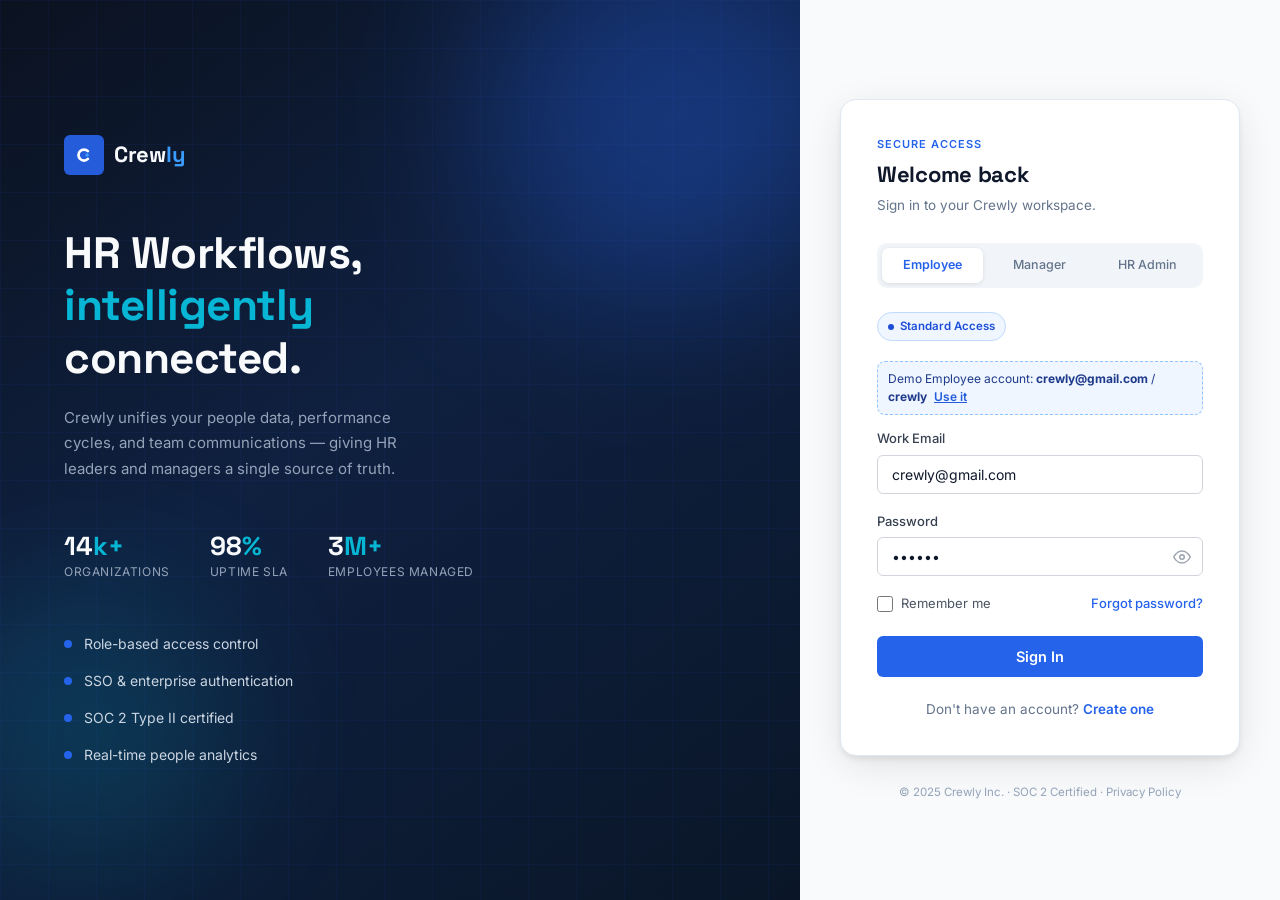
<file: index.html>
<!DOCTYPE html>
<html lang="en">
<head>
<meta charset="UTF-8" />
<meta name="viewport" content="width=device-width, initial-scale=1.0" />
<title>Crewly — Secure Access</title>
<link rel="preconnect" href="https://fonts.googleapis.com" />
<link rel="preconnect" href="https://fonts.gstatic.com" crossorigin />
<link rel="stylesheet" href="styles.css"/>
<link href="https://fonts.googleapis.com/css2?family=Inter:wght@300;400;500;600;700&family=Space+Grotesk:wght@500;600;700&display=swap" rel="stylesheet" />
</head>

<body>
<div class="app">

  <!-- ===== LEFT BRANDING PANEL ===== -->
  <aside class="left-panel" aria-hidden="true">
    <div class="orb orb-1"></div>
    <div class="orb orb-2"></div>
    <div class="left-brand">
      <div class="logo-mark">
        <div class="logo-icon">
          <svg viewBox="0 0 24 24" aria-hidden="true"><path d="M16.24 7.76 A6 6 0 1 0 16.24 16.24" stroke-width="3"/><circle cx="15.4" cy="12" r="1.9" fill="#3B9CFF" stroke="none"/></svg>
        </div>
        <span class="logo-text">Crew<span>ly</span></span>
      </div>

      <h1 class="left-headline">
        HR Workflows,<br /><em>intelligently</em> connected.
      </h1>
      <p class="left-sub">
        Crewly unifies your people data, performance cycles, and team communications — giving HR leaders and managers a single source of truth.
      </p>

      <div class="stats">
        <div class="stat-item">
          <div class="stat-num">14<span>k+</span></div>
          <div class="stat-label">Organizations</div>
        </div>
        <div class="stat-item">
          <div class="stat-num">98<span>%</span></div>
          <div class="stat-label">Uptime SLA</div>
        </div>
        <div class="stat-item">
          <div class="stat-num">3<span>M+</span></div>
          <div class="stat-label">Employees Managed</div>
        </div>
      </div>

      <div class="features">
        <div class="feature-item"><span class="feature-dot"></span>Role-based access control</div>
        <div class="feature-item"><span class="feature-dot"></span>SSO &amp; enterprise authentication</div>
        <div class="feature-item"><span class="feature-dot"></span>SOC 2 Type II certified</div>
        <div class="feature-item"><span class="feature-dot"></span>Real-time people analytics</div>
      </div>
    </div>
  </aside>

  <!-- ===== RIGHT AUTH PANEL ===== -->
  <main class="right-panel">
    <div class="auth-card">

      <!-- ========== SCREEN: LOGIN ========== -->
      <div class="screen active" id="screen-login">
        <div class="card-eyebrow">Secure Access</div>
        <h2 class="card-title">Welcome back</h2>
        <p class="card-subtitle" id="login-subtitle">Sign in to your Crewly workspace.</p>

        <!-- Role Tabs -->
        <div class="role-tabs" role="tablist" aria-label="Select your role">
          <button class="role-tab active" role="tab" aria-selected="true"  data-role="employee" onclick="setRole('employee')">Employee</button>
          <button class="role-tab"        role="tab" aria-selected="false" data-role="manager"  onclick="setRole('manager')">Manager</button>
          <button class="role-tab"        role="tab" aria-selected="false" data-role="hradmin"  onclick="setRole('hradmin')">HR Admin</button>
        </div>

        <!-- Role Badge -->
        <span class="role-badge employee" id="role-badge">
          <span class="dot"></span>
          <span id="role-badge-text">Standard Access</span>
        </span>

        <!-- Demo account hint -->
        <div class="demo-hint" id="demo-hint"></div>

        <!-- Flash -->
        <div class="flash" id="login-flash"></div>

        <!-- Email -->
        <div class="form-group">
          <label class="form-label" for="login-email">Work Email</label>
          <input class="form-input" type="email" id="login-email" placeholder="you@company.com" autocomplete="email" />
          <div class="error-msg" id="err-login-email">Please enter a valid email address.</div>
        </div>

        <!-- Password -->
        <div class="form-group">
          <label class="form-label" for="login-password">Password</label>
          <div class="input-wrap input-with-icon">
            <input class="form-input" type="password" id="login-password" placeholder="Enter your password" autocomplete="current-password" />
            <button class="input-icon-btn" type="button" onclick="togglePw('login-password', this)" aria-label="Show password">
              <svg id="eye-login" viewBox="0 0 24 24" stroke="currentColor" fill="none" stroke-width="2" stroke-linecap="round" stroke-linejoin="round"><path d="M1 12s4-8 11-8 11 8 11 8-4 8-11 8-11-8-11-8z"/><circle cx="12" cy="12" r="3"/></svg>
            </button>
          </div>
          <div class="error-msg" id="err-login-password">Password is required.</div>
        </div>

        <!-- Remember / Forgot -->
        <div class="login-meta">
          <div class="checkbox-group">
            <input type="checkbox" id="remember-me" />
            <label for="remember-me">Remember me</label>
          </div>
          <a class="forgot-link" onclick="showScreen('forgot')" href="#">Forgot password?</a>
        </div>

        <button class="btn-primary" id="btn-login" onclick="handleLogin()">
          <span class="spinner"></span>
          <span class="btn-text">Sign In</span>
        </button>

        <div class="auth-switch">Don't have an account? <a onclick="showScreen('signup')" href="#">Create one</a></div>
      </div>
      <!-- /screen-login -->


      <!-- ========== SCREEN: SIGN UP ========== -->
      <div class="screen" id="screen-signup">
        <div class="card-eyebrow">Get Started</div>
        <h2 class="card-title">Create your account</h2>
        <p class="card-subtitle">Join your organization on Crewly.</p>

        <div class="flash" id="signup-flash"></div>

        <!-- Full Name -->
        <div class="form-group">
          <label class="form-label" for="su-name">Full Name</label>
          <input class="form-input" type="text" id="su-name" placeholder="Jane Smith" autocomplete="name" />
          <div class="error-msg" id="err-su-name">Full name is required.</div>
        </div>

        <!-- Work Email -->
        <div class="form-group">
          <label class="form-label" for="su-email">Work Email</label>
          <input class="form-input" type="email" id="su-email" placeholder="jane@company.com" autocomplete="email" />
          <div class="error-msg" id="err-su-email">Please enter a valid work email.</div>
        </div>

        <!-- Role -->
        <div class="form-group">
          <label class="form-label" for="su-role">Your Role</label>
          <select class="form-select" id="su-role">
            <option value="">— Select your role —</option>
            <option value="employee">Employee</option>
            <option value="manager">Manager</option>
            <option value="hradmin">HR Admin</option>
          </select>
          <div class="error-msg" id="err-su-role">Please select a role.</div>
        </div>

        <!-- Org Code -->
        <div class="form-group">
          <div class="label-wrap">
            <label class="form-label" for="su-orgcode" style="margin-bottom:0">Organization Code</label>
            <span class="tooltip-trigger">?
              <span class="tooltip-box">Get this code from your HR Department.</span>
            </span>
          </div>
          <input class="form-input" type="text" id="su-orgcode" placeholder="e.g. CRW-2024-ACME" autocomplete="off" />
          <div class="error-msg" id="err-su-orgcode">Organization code is required.</div>
        </div>

        <!-- Password -->
        <div class="form-group">
          <label class="form-label" for="su-password">Password</label>
          <div class="input-wrap input-with-icon">
            <input class="form-input" type="password" id="su-password" placeholder="Minimum 8 characters" autocomplete="new-password" oninput="checkStrength(this.value)" />
            <button class="input-icon-btn" type="button" onclick="togglePw('su-password', this)" aria-label="Show password">
              <svg viewBox="0 0 24 24" stroke="currentColor" fill="none" stroke-width="2" stroke-linecap="round" stroke-linejoin="round"><path d="M1 12s4-8 11-8 11 8 11 8-4 8-11 8-11-8-11-8z"/><circle cx="12" cy="12" r="3"/></svg>
            </button>
          </div>
          <div class="pw-strength" id="pw-strength">
            <div class="strength-bars">
              <div class="strength-bar" id="sb1"></div>
              <div class="strength-bar" id="sb2"></div>
              <div class="strength-bar" id="sb3"></div>
              <div class="strength-bar" id="sb4"></div>
            </div>
            <div class="strength-label" id="strength-label">Too short</div>
          </div>
          <div class="error-msg" id="err-su-password">Password must be at least 8 characters.</div>
        </div>

        <!-- Confirm Password -->
        <div class="form-group">
          <label class="form-label" for="su-confirm">Confirm Password</label>
          <div class="input-wrap input-with-icon">
            <input class="form-input" type="password" id="su-confirm" placeholder="Re-enter password" autocomplete="new-password" />
            <button class="input-icon-btn" type="button" onclick="togglePw('su-confirm', this)" aria-label="Show password">
              <svg viewBox="0 0 24 24" stroke="currentColor" fill="none" stroke-width="2" stroke-linecap="round" stroke-linejoin="round"><path d="M1 12s4-8 11-8 11 8 11 8-4 8-11 8-11-8-11-8z"/><circle cx="12" cy="12" r="3"/></svg>
            </button>
          </div>
          <div class="error-msg" id="err-su-confirm">Passwords do not match.</div>
        </div>

        <!-- Terms -->
        <div class="checkbox-group">
          <input type="checkbox" id="su-terms" />
          <label for="su-terms">I agree to the <a href="#">Terms of Service</a> and <a href="#">Privacy Policy</a></label>
        </div>
        <div class="error-msg" id="err-su-terms" style="margin-top:-12px;margin-bottom:14px;">You must accept the terms to continue.</div>

        <button class="btn-primary" id="btn-signup" onclick="handleSignup()">
          <span class="spinner"></span>
          <span class="btn-text">Create Account</span>
        </button>

        <div class="auth-switch">Already have an account? <a onclick="showScreen('login')" href="#">Sign in</a></div>
      </div>
      <!-- /screen-signup -->


      <!-- ========== SCREEN: FORGOT PASSWORD ========== -->
      <div class="screen" id="screen-forgot">
        <div class="card-eyebrow">Password Recovery</div>
        <h2 class="card-title">Reset your password</h2>
        <p class="card-subtitle">We'll send a reset link to your work email.</p>

        <!-- Request form -->
        <div id="forgot-form">
          <div class="flash" id="forgot-flash"></div>
          <div class="form-group">
            <label class="form-label" for="forgot-email">Work Email</label>
            <input class="form-input" type="email" id="forgot-email" placeholder="you@company.com" autocomplete="email" />
            <div class="error-msg" id="err-forgot-email">Please enter a valid email address.</div>
          </div>
          <button class="btn-primary" id="btn-forgot" onclick="handleForgot()">
            <span class="spinner"></span>
            <span class="btn-text">Send Reset Link</span>
          </button>
        </div>

        <!-- Success state -->
        <div class="success-state" id="forgot-success">
          <div class="success-icon">
            <svg viewBox="0 0 24 24"><polyline points="20 6 9 17 4 12"/></svg>
          </div>
          <div class="success-title">Check your inbox</div>
          <p class="success-msg">A reset link was sent to<br /><span class="success-email" id="sent-email-display"></span></p>
          <p class="success-msg" style="font-size:12.5px;">Didn't receive it? Check your spam folder or resend.</p>
          <div class="resend-row">
            <span id="countdown-text">Resend link in <strong id="countdown-num">60</strong>s</span>
            <a class="resend-link" id="resend-btn" onclick="resendLink()" href="#">Resend now</a>
          </div>
        </div>

        <hr class="hr-line" />
        <a class="back-link" onclick="showScreen('login')" href="#">
          <svg viewBox="0 0 24 24"><polyline points="15 18 9 12 15 6"/></svg>
          Back to Sign In
        </a>
      </div>
      <!-- /screen-forgot -->

    </div><!-- /auth-card -->

    <div class="right-footer">© 2025 Crewly Inc. · SOC 2 Certified · <a href="#" style="color:inherit;text-decoration:none;">Privacy Policy</a></div>
  </main>
</div>

<script src="crewly-db.js"></script>
<script src="script.js"></script>
</body>
</html>
</file>
<file: styles.css>
/* ===== RESET & BASE ===== */
*, *::before, *::after { box-sizing: border-box; margin: 0; padding: 0; }

:root {
  --bg-deep:       #0b1220;
  --bg-panel:      #111827;
  --brand-blue:    #2563eb;
  --brand-blue-h:  #1d4ed8;
  --brand-glow:    rgba(37,99,235,0.25);
  --accent-teal:   #06b6d4;
  --text-white:    #f8fafc;
  --text-muted:    #94a3b8;
  --text-body:     #cbd5e1;
  --card-bg:       #ffffff;
  --card-border:   #e2e8f0;
  --input-border:  #d1d5db;
  --input-focus:   #2563eb;
  --success:       #16a34a;
  --success-bg:    #f0fdf4;
  --success-border:#bbf7d0;
  --warning:       #d97706;
  --error:         #dc2626;
  --error-bg:      #fef2f2;
  --radius-sm:     6px;
  --radius-md:     10px;
  --radius-lg:     16px;
  --shadow-card:   0 4px 6px -1px rgba(0,0,0,0.08), 0 10px 40px -5px rgba(0,0,0,0.12);
  --shadow-glow:   0 0 0 3px rgba(37,99,235,0.18);
  --transition:    all 0.2s ease;
  --font-display:  'Space Grotesk', sans-serif;
  --font-body:     'Inter', sans-serif;
}

html, body {
  height: 100%;
  font-family: var(--font-body);
  background: var(--bg-deep);
  color: var(--text-white);
  line-height: 1.5;
  -webkit-font-smoothing: antialiased;
}

/* ===== APP SHELL ===== */
.app {
  min-height: 100vh;
  display: grid;
  grid-template-columns: 1fr 480px;
}

/* ===== LEFT PANEL ===== */
.left-panel {
  background: linear-gradient(145deg, #0b1220 0%, #0f2040 45%, #0a1628 100%);
  display: flex;
  flex-direction: column;
  justify-content: center;
  align-items: flex-start;
  padding: 60px 64px;
  position: relative;
  overflow: hidden;
}

/* Grid lines background */
.left-panel::before {
  content: '';
  position: absolute;
  inset: 0;
  background-image:
    linear-gradient(rgba(37,99,235,0.06) 1px, transparent 1px),
    linear-gradient(90deg, rgba(37,99,235,0.06) 1px, transparent 1px);
  background-size: 48px 48px;
  pointer-events: none;
}

/* Glow orbs */
.orb {
  position: absolute;
  border-radius: 50%;
  filter: blur(80px);
  opacity: 0.35;
  pointer-events: none;
}
.orb-1 { width: 380px; height: 380px; background: #2563eb; top: -80px; right: -60px; }
.orb-2 { width: 260px; height: 260px; background: #06b6d4; bottom: 40px; left: -40px; opacity: 0.2; }

.left-brand {
  position: relative;
  z-index: 1;
}

.logo-mark {
  display: flex;
  align-items: center;
  gap: 10px;
  margin-bottom: 52px;
}
.logo-icon {
  width: 40px; height: 40px;
  background: var(--brand-blue);
  border-radius: var(--radius-sm);
  display: flex; align-items: center; justify-content: center;
}
.logo-icon svg { width: 22px; height: 22px; fill: none; stroke: #fff; stroke-width: 2; stroke-linecap: round; stroke-linejoin: round; }
.logo-text {
  font-family: var(--font-display);
  font-size: 22px;
  font-weight: 700;
  color: var(--text-white);
  letter-spacing: -0.3px;
}
.logo-text span { color: var(--accent-teal); }

.left-headline {
  font-family: var(--font-display);
  font-size: clamp(30px, 3.5vw, 44px);
  font-weight: 700;
  color: var(--text-white);
  line-height: 1.2;
  letter-spacing: -0.5px;
  max-width: 420px;
  margin-bottom: 20px;
}
.left-headline em {
  font-style: normal;
  color: var(--accent-teal);
}

.left-sub {
  font-size: 15px;
  color: var(--text-muted);
  max-width: 380px;
  line-height: 1.7;
  margin-bottom: 52px;
}

/* Stats row */
.stats {
  display: flex;
  gap: 40px;
  margin-bottom: 52px;
}

.stat-num {
  font-family: var(--font-display);
  font-size: 26px;
  font-weight: 700;
  color: var(--text-white);
  line-height: 1;
}
.stat-num span { color: var(--accent-teal); }
.stat-label {
  font-size: 12px;
  color: var(--text-muted);
  margin-top: 4px;
  text-transform: uppercase;
  letter-spacing: 0.6px;
}

/* Feature list */
.features {
  display: flex;
  flex-direction: column;
  gap: 16px;
}
.feature-item {
  display: flex;
  align-items: center;
  gap: 12px;
  font-size: 14px;
  color: var(--text-body);
}
.feature-dot {
  width: 8px; height: 8px;
  border-radius: 50%;
  background: var(--brand-blue);
  flex-shrink: 0;
}

/* ===== RIGHT PANEL ===== */
.right-panel {
  background: #f8fafc;
  display: flex;
  flex-direction: column;
  align-items: center;
  justify-content: center;
  padding: 40px 40px;
  overflow-y: auto;
}

/* ===== AUTH CARD ===== */
.auth-card {
  width: 100%;
  max-width: 400px;
  background: var(--card-bg);
  border: 1px solid var(--card-border);
  border-radius: var(--radius-lg);
  box-shadow: var(--shadow-card);
  padding: 36px 36px;
}

/* ===== SCREENS ===== */
.screen { display: none; }
.screen.active { display: block; }

/* ===== CARD HEADER ===== */
.card-eyebrow {
  font-size: 11px;
  font-weight: 600;
  text-transform: uppercase;
  letter-spacing: 1px;
  color: var(--brand-blue);
  margin-bottom: 6px;
}
.card-title {
  font-family: var(--font-display);
  font-size: 22px;
  font-weight: 700;
  color: #0f172a;
  letter-spacing: -0.3px;
  margin-bottom: 4px;
}
.card-subtitle {
  font-size: 13.5px;
  color: #64748b;
  margin-bottom: 28px;
}

/* ===== ROLE TABS ===== */
.role-tabs {
  display: grid;
  grid-template-columns: repeat(3, 1fr);
  gap: 6px;
  background: #f1f5f9;
  border-radius: var(--radius-md);
  padding: 5px;
  margin-bottom: 24px;
}
.role-tab {
  padding: 9px 6px;
  border: none;
  background: transparent;
  border-radius: 7px;
  font-family: var(--font-body);
  font-size: 12.5px;
  font-weight: 500;
  color: #64748b;
  cursor: pointer;
  transition: var(--transition);
  text-align: center;
  line-height: 1.3;
}
.role-tab:hover { color: #1e293b; background: rgba(255,255,255,0.6); }
.role-tab.active {
  background: #fff;
  color: var(--brand-blue);
  font-weight: 600;
  box-shadow: 0 1px 4px rgba(0,0,0,0.1);
}

/* Role badge */
.role-badge {
  display: inline-flex;
  align-items: center;
  gap: 6px;
  padding: 5px 10px;
  border-radius: 20px;
  font-size: 11.5px;
  font-weight: 600;
  margin-bottom: 20px;
  transition: var(--transition);
}
.role-badge.employee  { background: #eff6ff; color: #1d4ed8; border: 1px solid #bfdbfe; }
.role-badge.manager   { background: #fef3c7; color: #92400e; border: 1px solid #fde68a; }
.role-badge.hradmin   { background: #fdf4ff; color: #7e22ce; border: 1px solid #e9d5ff; }
.role-badge .dot { width: 6px; height: 6px; border-radius: 50%; background: currentColor; }

/* ===== FORM ELEMENTS ===== */
.form-group {
  margin-bottom: 18px;
}
.form-label {
  display: block;
  font-size: 13px;
  font-weight: 500;
  color: #374151;
  margin-bottom: 6px;
}

.input-wrap {
  position: relative;
}
.form-input {
  width: 100%;
  padding: 10px 14px;
  border: 1.5px solid var(--input-border);
  border-radius: var(--radius-sm);
  font-family: var(--font-body);
  font-size: 14px;
  color: #0f172a;
  background: #fff;
  transition: var(--transition);
  outline: none;
}
.form-input::placeholder { color: #9ca3af; }
.form-input:focus {
  border-color: var(--input-focus);
  box-shadow: var(--shadow-glow);
}
.form-input.error { border-color: var(--error); }
.form-input.success { border-color: var(--success); }

/* password toggle */
.input-with-icon .form-input { padding-right: 42px; }
.input-icon-btn {
  position: absolute;
  right: 12px; top: 50%; transform: translateY(-50%);
  background: none; border: none; cursor: pointer;
  color: #9ca3af; padding: 0;
  display: flex; align-items: center;
  transition: color 0.15s;
}
.input-icon-btn:hover { color: #374151; }
.input-icon-btn svg { width: 18px; height: 18px; }

/* tooltip */
.label-wrap {
  display: flex;
  align-items: center;
  gap: 6px;
  margin-bottom: 6px;
}
.tooltip-trigger {
  display: inline-flex;
  align-items: center;
  justify-content: center;
  width: 16px; height: 16px;
  border-radius: 50%;
  background: #e2e8f0;
  color: #64748b;
  font-size: 10px;
  font-weight: 700;
  cursor: help;
  position: relative;
}
.tooltip-trigger:hover .tooltip-box { opacity: 1; pointer-events: all; }
.tooltip-box {
  position: absolute;
  bottom: calc(100% + 8px);
  left: 50%; transform: translateX(-50%);
  background: #1e293b;
  color: #e2e8f0;
  font-size: 11.5px;
  font-weight: 400;
  padding: 7px 10px;
  border-radius: var(--radius-sm);
  white-space: nowrap;
  opacity: 0;
  pointer-events: none;
  transition: opacity 0.2s;
  z-index: 10;
}
.tooltip-box::after {
  content: '';
  position: absolute;
  top: 100%; left: 50%; transform: translateX(-50%);
  border: 5px solid transparent;
  border-top-color: #1e293b;
}

/* select */
.form-select {
  width: 100%;
  padding: 10px 14px;
  border: 1.5px solid var(--input-border);
  border-radius: var(--radius-sm);
  font-family: var(--font-body);
  font-size: 14px;
  color: #0f172a;
  background: #fff;
  transition: var(--transition);
  outline: none;
  appearance: none;
  background-image: url("data:image/svg+xml,%3Csvg xmlns='http://www.w3.org/2000/svg' viewBox='0 0 20 20' fill='none'%3E%3Cpath d='M6 8l4 4 4-4' stroke='%236b7280' stroke-width='1.5' stroke-linecap='round' stroke-linejoin='round'/%3E%3C/svg%3E");
  background-repeat: no-repeat;
  background-position: right 12px center;
  background-size: 18px;
  cursor: pointer;
}
.form-select:focus {
  border-color: var(--input-focus);
  box-shadow: var(--shadow-glow);
}

/* error text */
.error-msg {
  font-size: 12px;
  color: var(--error);
  margin-top: 5px;
  display: none;
  align-items: center;
  gap: 4px;
}
.error-msg.show { display: flex; }
.error-msg::before {
  content: '';
  display: inline-block;
  width: 12px; height: 12px;
  background: url("data:image/svg+xml,%3Csvg xmlns='http://www.w3.org/2000/svg' viewBox='0 0 20 20' fill='%23dc2626'%3E%3Cpath fill-rule='evenodd' d='M18 10a8 8 0 11-16 0 8 8 0 0116 0zm-8-3a1 1 0 00-.867.5 1 1 0 11-1.731-1A3 3 0 0113 8a3.001 3.001 0 01-2 2.83V11a1 1 0 11-2 0v-1a1 1 0 011-1 1 1 0 100-2zm0 8a1 1 0 100-2 1 1 0 000 2z' clip-rule='evenodd'/%3E%3C/svg%3E") center/contain no-repeat;
  flex-shrink: 0;
}

/* ===== PASSWORD STRENGTH ===== */
.pw-strength {
  margin-top: 8px;
  display: none;
}
.pw-strength.show { display: block; }
.strength-bars {
  display: flex;
  gap: 4px;
  margin-bottom: 4px;
}
.strength-bar {
  height: 3px;
  flex: 1;
  border-radius: 2px;
  background: #e2e8f0;
  transition: background 0.3s;
}
.strength-label { font-size: 11px; color: #64748b; }

/* ===== CHECKBOX ===== */
.checkbox-group {
  display: flex;
  align-items: flex-start;
  gap: 8px;
  margin-bottom: 18px;
}
.checkbox-group input[type="checkbox"] {
  width: 16px; height: 16px;
  accent-color: var(--brand-blue);
  flex-shrink: 0;
  margin-top: 2px;
  cursor: pointer;
}
.checkbox-group label {
  font-size: 13px;
  color: #4b5563;
  cursor: pointer;
  line-height: 1.5;
}
.checkbox-group label a {
  color: var(--brand-blue);
  text-decoration: none;
  font-weight: 500;
}
.checkbox-group label a:hover { text-decoration: underline; }

/* Remember / Forgot row */
.login-meta {
  display: flex;
  align-items: center;
  justify-content: space-between;
  margin-bottom: 22px;
}
.login-meta .checkbox-group { margin-bottom: 0; }
.forgot-link {
  font-size: 13px;
  color: var(--brand-blue);
  text-decoration: none;
  font-weight: 500;
}
.forgot-link:hover { text-decoration: underline; }

/* ===== BUTTONS ===== */
.btn-primary {
  width: 100%;
  padding: 12px 20px;
  background: var(--brand-blue);
  color: #fff;
  border: none;
  border-radius: var(--radius-sm);
  font-family: var(--font-body);
  font-size: 14.5px;
  font-weight: 600;
  cursor: pointer;
  transition: var(--transition);
  position: relative;
  overflow: hidden;
  letter-spacing: 0.1px;
}
.btn-primary:hover { background: var(--brand-blue-h); transform: translateY(-1px); box-shadow: 0 4px 14px rgba(37,99,235,0.35); }
.btn-primary:active { transform: translateY(0); }
.btn-primary:disabled { opacity: 0.7; cursor: not-allowed; transform: none; box-shadow: none; }

/* Spinner */
.btn-primary .spinner {
  display: none;
  width: 16px; height: 16px;
  border: 2px solid rgba(255,255,255,0.3);
  border-top-color: #fff;
  border-radius: 50%;
  animation: spin 0.7s linear infinite;
  margin-right: 8px;
  vertical-align: middle;
}
.btn-primary.loading .spinner { display: inline-block; }
.btn-primary.loading .btn-text { opacity: 0.8; }

@keyframes spin { to { transform: rotate(360deg); } }

/* ===== DIVIDER ===== */
.auth-switch {
  text-align: center;
  margin-top: 22px;
  font-size: 13.5px;
  color: #64748b;
}
.auth-switch a {
  color: var(--brand-blue);
  text-decoration: none;
  font-weight: 600;
  cursor: pointer;
}
.auth-switch a:hover { text-decoration: underline; }

/* ===== SUCCESS STATE (Forgot PW) ===== */
.success-state {
  text-align: center;
  padding: 8px 0;
  display: none;
}
.success-state.show { display: block; }
.success-icon {
  width: 64px; height: 64px;
  background: var(--success-bg);
  border: 2px solid var(--success-border);
  border-radius: 50%;
  display: flex; align-items: center; justify-content: center;
  margin: 0 auto 20px;
}
.success-icon svg { width: 28px; height: 28px; stroke: var(--success); stroke-width: 2.5; fill: none; stroke-linecap: round; stroke-linejoin: round; }
.success-title {
  font-family: var(--font-display);
  font-size: 20px;
  font-weight: 700;
  color: #0f172a;
  margin-bottom: 8px;
}
.success-msg {
  font-size: 13.5px;
  color: #64748b;
  margin-bottom: 6px;
  line-height: 1.6;
}
.success-email { font-weight: 600; color: #1e293b; }
.resend-row {
  font-size: 13px;
  color: #94a3b8;
  margin-top: 20px;
  margin-bottom: 24px;
}
.resend-link {
  color: var(--brand-blue);
  text-decoration: none;
  font-weight: 500;
  cursor: pointer;
  display: none;
}
.resend-link.show { display: inline; }
.resend-link:hover { text-decoration: underline; }

/* ===== BACK LINK ===== */
.back-link {
  display: inline-flex;
  align-items: center;
  gap: 6px;
  font-size: 13px;
  color: #64748b;
  text-decoration: none;
  cursor: pointer;
  transition: color 0.15s;
  margin-top: 8px;
}
.back-link:hover { color: var(--brand-blue); }
.back-link svg { width: 14px; height: 14px; stroke: currentColor; stroke-width: 2; fill: none; stroke-linecap: round; stroke-linejoin: round; }

/* ===== DIVIDER LINE ===== */
.hr-line {
  border: none;
  border-top: 1px solid #f1f5f9;
  margin: 24px 0;
}

/* ===== FLASH MESSAGE ===== */
.flash {
  padding: 10px 14px;
  border-radius: var(--radius-sm);
  font-size: 13px;
  margin-bottom: 18px;
  display: none;
  align-items: center;
  gap: 8px;
}
.flash.show { display: flex; }
.flash.error-flash { background: var(--error-bg); border: 1px solid #fecaca; color: var(--error); }
.flash.success-flash { background: var(--success-bg); border: 1px solid var(--success-border); color: var(--success); }

/* ===== FOOTER COPYRIGHT ===== */
.right-footer {
  margin-top: 28px;
  font-size: 11.5px;
  color: #94a3b8;
  text-align: center;
}

/* ===== RESPONSIVE ===== */
@media (max-width: 900px) {
  .app {
    grid-template-columns: 1fr;
  }
  .left-panel {
    padding: 36px 32px;
    min-height: auto;
  }
  .left-brand { width: 100%; }
  .stats { gap: 24px; }
  .left-headline { font-size: 26px; }
}

@media (max-width: 520px) {
  .right-panel { padding: 24px 16px; }
  .auth-card { padding: 28px 22px; }
  .left-panel { padding: 32px 24px; }
  .features { display: none; }
}

/* ═══════════════════════════════════════════════
   Crewly brand + demo hint
═══════════════════════════════════════════════ */
.logo-icon { background: #245CDA; }
.logo-text span { color: #3B9CFF; }
.demo-hint {
  display: none;
  font-size: 12px;
  line-height: 1.5;
  background: #EFF6FF;
  color: #1E3A8A;
  border: 1px dashed #93C5FD;
  border-radius: 8px;
  padding: 8px 10px;
  margin: 0 0 14px;
}
.demo-hint.show { display: block; }
.demo-hint button {
  background: none; border: none; padding: 0; margin-left: 4px;
  color: #245CDA; font: inherit; font-weight: 600; cursor: pointer; text-decoration: underline;
}
</file>
